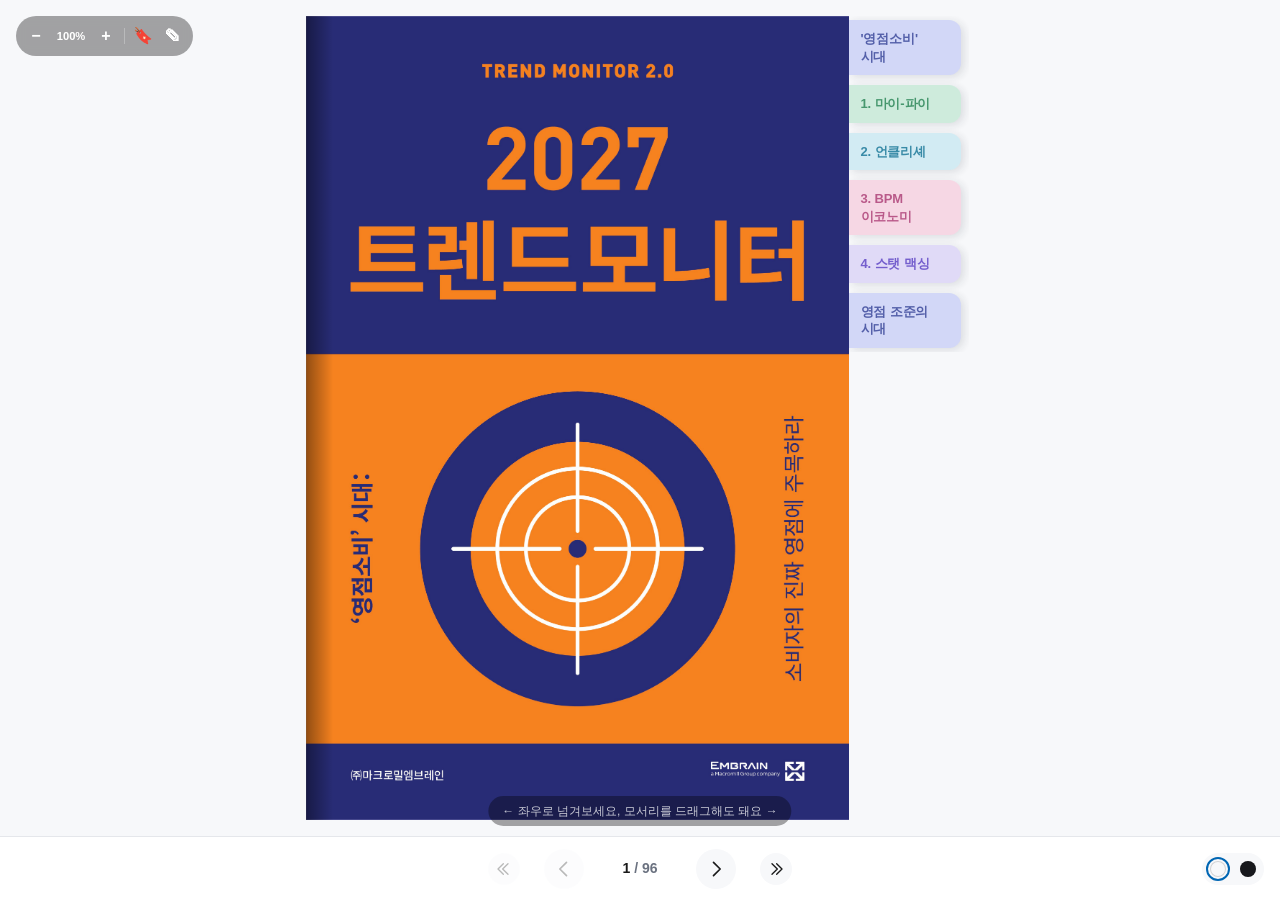
<file: index.html>
<!DOCTYPE html>
<html lang="ko" data-theme="light">

<head>
  <meta charset="UTF-8">
  <meta name="viewport" content="width=device-width, initial-scale=1, viewport-fit=cover">
  <title>2027 트렌드모니터 (이북)</title>
  <link rel="stylesheet" href="css/reset.css">
  <link rel="stylesheet" href="css/pdf-reader.css?v=88">
</head>

<body class="pdf-reader" data-theme="light">

  <div class="pr-wrapper">

    <div class="pr-toolbar" id="pr-toolbar" role="group" aria-label="보기 도구">
      <button type="button" class="pr-toolbar-btn" id="pr-zoom-out" aria-label="화면 축소">−</button>
      <span class="pr-toolbar-zoom-level" id="pr-zoom-level">100%</span>
      <button type="button" class="pr-toolbar-btn" id="pr-zoom-in" aria-label="화면 확대">+</button>
      <span class="pr-toolbar-divider"></span>
      <button type="button" class="pr-toolbar-btn" id="pr-bookmark-btn" aria-label="이 페이지 책갈피 표시">🔖</button>
      <button type="button" class="pr-toolbar-btn" id="pr-memo-btn" aria-label="이 페이지에 메모 남기기">✎</button>
    </div>

    <div class="pr-bookmark-panel" id="pr-bookmark-panel" hidden>
      <button type="button" class="pr-panel-toggle" id="pr-bookmark-toggle">🔖 이 페이지 책갈피 추가</button>
      <div class="pr-panel-list" id="pr-bookmark-list">
        <p class="pr-panel-empty" id="pr-bookmark-empty">아직 표시한 책갈피가 없어요</p>
      </div>
    </div>

    <div class="pr-memo-panel" id="pr-memo-panel" hidden>
      <textarea class="pr-memo-textarea" id="pr-memo-textarea" placeholder="이 페이지에 메모를 남겨보세요" aria-label="이 페이지 메모"></textarea>
      <div class="pr-memo-panel__actions">
        <button type="button" class="pr-memo-close" id="pr-memo-close">저장하고 닫기</button>
      </div>
      <p class="pr-panel-subhead" id="pr-memo-listhead" hidden>저장된 메모</p>
      <div class="pr-panel-list" id="pr-memo-list">
        <p class="pr-panel-empty" id="pr-memo-empty">아직 남긴 메모가 없어요</p>
      </div>
    </div>

    <div class="pr-stage" id="pr-stage">
      <nav class="pr-index-rail" id="pr-index-rail" aria-label="목차"></nav>
      <div class="pr-loading" id="pr-loading">
        <div class="pr-spinner"></div>
        <p>이북을 준비하고 있어요…</p>
      </div>
      <div class="pr-book-crop" id="pr-book-crop">
        <div class="pr-book" id="pr-book"></div>
        <div class="pr-bookmark-ribbon" id="pr-bookmark-ribbon" hidden></div>
      </div>
    </div>

    <div class="pr-controls">
      <div class="pr-controls__nav">
        <button type="button" class="pr-btn pr-btn--sm pr-btn--first" id="pr-first" aria-label="첫 페이지로 이동">
          <svg viewBox="0 0 24 24" aria-hidden="true">
            <path d="M18 4l-8 8 8 8" fill="none" stroke="currentColor" stroke-width="2" stroke-linecap="round" stroke-linejoin="round"/>
            <path d="M11 4l-8 8 8 8" fill="none" stroke="currentColor" stroke-width="2" stroke-linecap="round" stroke-linejoin="round"/>
          </svg>
        </button>

        <button type="button" class="pr-btn pr-btn--prev" id="pr-prev" aria-label="이전 페이지">
          <svg viewBox="0 0 24 24" aria-hidden="true"><path d="M15 4l-8 8 8 8" fill="none" stroke="currentColor" stroke-width="2" stroke-linecap="round" stroke-linejoin="round"/></svg>
        </button>

        <div class="pr-indicator" id="pr-indicator" aria-live="polite">
          <button type="button" class="pr-indicator__current" id="pr-page-jump-btn" aria-label="페이지 번호를 입력해서 이동">1</button>
          <input type="number" class="pr-indicator__input" id="pr-page-jump-input" inputmode="numeric" aria-label="이동할 페이지 번호" min="1">
          <span class="pr-indicator__sep">/</span>
          <span class="pr-indicator__total">1</span>
        </div>

        <button type="button" class="pr-btn pr-btn--next" id="pr-next" aria-label="다음 페이지">
          <svg viewBox="0 0 24 24" aria-hidden="true"><path d="M9 4l8 8-8 8" fill="none" stroke="currentColor" stroke-width="2" stroke-linecap="round" stroke-linejoin="round"/></svg>
        </button>

        <button type="button" class="pr-btn pr-btn--sm pr-btn--last" id="pr-last" aria-label="마지막 페이지로 이동">
          <svg viewBox="0 0 24 24" aria-hidden="true">
            <path d="M6 4l8 8-8 8" fill="none" stroke="currentColor" stroke-width="2" stroke-linecap="round" stroke-linejoin="round"/>
            <path d="M13 4l8 8-8 8" fill="none" stroke="currentColor" stroke-width="2" stroke-linecap="round" stroke-linejoin="round"/>
          </svg>
        </button>
      </div>

      <div class="pr-theme-switcher" id="pr-theme-switcher" role="group" aria-label="화면 테마 선택">
        <button type="button" class="pr-theme-btn" data-theme="light" aria-label="밝은 모드">
          <span class="pr-theme-btn__swatch pr-theme-btn__swatch--light"></span>
        </button>
        <button type="button" class="pr-theme-btn" data-theme="dark" aria-label="다크 모드">
          <span class="pr-theme-btn__swatch pr-theme-btn__swatch--dark"></span>
        </button>
      </div>
    </div>

    <p class="pr-hint" id="pr-hint">← 좌우로 넘겨보세요, 모서리를 드래그해도 돼요 →</p>

  </div>

  <script src="js/vendor/page-flip.browser.js"></script>
  <script src="js/pdf-reader.js?v=109"></script>
</body>

</html>
</file>
<file: css/pdf-reader.css>
:root {
  --color-bg: #f7f8fa;
  --color-surface: #ffffff;
  --color-text: #1a1a1a;
  --color-text-muted: #6b7280;
  --color-accent: #0066b3;
  --color-accent-hover: #004d88;
  --color-border: #e5e7eb;
  --controls-height: 64px;
  --font-sans: "Pretendard", "Apple SD Gothic Neo", "Noto Sans KR", sans-serif;
}

/* 다크 모드 — 책장(페이지 이미지)은 원래 흰 배경 그대로 두고, 주변 화면만 어둡게.
   html에 걸어둬서 html 자신의 배경색도 같이 바뀌게 한다(자식인 body는 상속받음) —
   그래야 모바일에서 화면 위/아래에 이전 테마 색(흰 배경 등) 줄이 안 비친다. */
html[data-theme="dark"] {
  --color-bg: #17181c;
  --color-surface: #212227;
  --color-text: #f1f1f2;
  --color-text-muted: #9a9ba3;
  --color-accent: #4da3ff;
  --color-accent-hover: #7cbcff;
  --color-border: #34353c;
}

@font-face {
  font-family: "Pretendard";
  font-weight: 100 900;
  font-display: swap;
  src: local("Pretendard");
}

html, body {
  height: 100%;
  /* 모바일 브라우저는 주소창이 나타나 있을 때의 레이아웃 뷰포트 기준으로 100%를 계산해서,
     실제 화면(주소창 뺀 나머지)보다 페이지가 더 길어져 하단 버튼이 화면 밖(주소창 뒤)으로
     밀려 안 보이는 문제가 있다. 동적 뷰포트 단위(100dvh)를 지원하면 그걸 우선 쓴다. */
  height: 100dvh;
  /* 카카오톡 인앱 브라우저 등 100dvh를 지원하지 않는 환경을 위한 안전망. JS가
     실제 window.innerHeight 기준으로 --vh를 계속 갱신해준다(pdf-reader.js 참고). */
  height: calc(var(--vh, 1vh) * 100);
  /* 삼성 인터넷처럼 고정 하단 탭바가 있는 브라우저는 window.innerHeight가 그 탭바
     공간까지 포함해버려서, 계산한 높이가 실제 보이는 영역보다 커질 수 있다. 그러면
     하단 버튼 줄이 화면 밖으로 밀리는데, overflow:hidden이면 스크롤도 안 돼서
     아예 접근할 방법이 없어진다. auto로 바꿔서 최소한 살짝 스크롤은 되게 한다. */
  overflow-y: auto;
  overflow-x: hidden;
  /* vh 계산이 소수점 반올림 때문에 실제 화면보다 1px 정도 모자랄 때가 있는데, 그때
     html 기본 배경(흰색)이 위/아래로 살짝 비쳐 보인다. body와 같은 색으로 맞춰서
     그 틈이 보여도 티가 안 나게 한다. */
  background: var(--color-bg);
}

body {
  font-family: var(--font-sans);
  color: var(--color-text);
  background: var(--color-bg);
  transition: background-color 0.2s ease, color 0.2s ease;
}

.pr-wrapper {
  position: relative;
  height: 100%;
  display: flex;
  flex-direction: column;
  /* 가로 모드일 때는 노치가 좌우에 걸쳐 있을 수 있어 좌우 안전 여백도 같이 챙긴다. */
  padding-left: env(safe-area-inset-left, 0px);
  padding-right: env(safe-area-inset-right, 0px);
}

/* 테마 전환 버튼 — 하단 컨트롤 바 오른쪽 끝에 배치 (예전엔 화면 좌상단에 떠 있었지만,
   모바일에서 화면이 낮아지면 상단 목차 탭과 겹치는 문제가 있어 하단 바로 옮겼다) */

.pr-theme-switcher {
  grid-column: 3;
  justify-self: end;
  display: flex;
  gap: 6px;
  padding: 4px;
  border-radius: 999px;
  background: var(--color-bg);
}

.pr-theme-btn {
  width: 24px;
  height: 24px;
  border-radius: 50%;
  padding: 2px;
  display: flex;
  align-items: center;
  justify-content: center;
  border: 2px solid transparent;
  transition: border-color 0.15s ease;
}

.pr-theme-btn.is-active {
  border-color: var(--color-accent);
}

.pr-theme-btn__swatch {
  display: block;
  width: 100%;
  height: 100%;
  border-radius: 50%;
  box-shadow: inset 0 0 0 1px rgba(0, 0, 0, 0.15);
}

.pr-theme-btn__swatch--light {
  background: #f7f8fa;
}

.pr-theme-btn__swatch--dark {
  background: #17181c;
}

/* Stage */

.pr-stage {
  position: relative;
  flex: 1 1 auto;
  min-height: 0;
  overflow: hidden;
  display: flex;
  flex-direction: column;
  /* 가운데 정렬(align-items/justify-content: center)은 확대해서 내용이 커지면
     위/왼쪽으로 넘치는 부분을 스크롤로 절대 못 보는 CSS의 고질적인 한계가 있다.
     대신 시작 정렬(flex-start) + 책 쪽의 margin:auto 조합을 쓰면, 내용이 화면보다
     작을 땐 auto margin이 남는 공간을 채우며 똑같이 가운데로 보이고, 커져서
     넘치면 auto margin이 0이 되면서 자연스럽게 시작 위치 기준으로 바뀌어
     스크롤로 전부 닿을 수 있다. */
  align-items: flex-start;
  justify-content: flex-start;
  padding: 16px;
  background-color: var(--color-bg);
  transition: background-color 0.2s ease;
}

/* 앞/뒤 표지는 한 페이지만 보여줘야 하므로, 책 전체 폭(2페이지 스프레드) 중
   보여줄 절반만 남기고 나머지는 잘라낸다. 실제 책 크기 자체는 그대로 두고
   보이는 영역만 좁히는 방식이라 폭 계산이 꼬이지 않는다. */
.pr-book-crop {
  position: relative;
  width: 100%;
  overflow: hidden;
  margin: auto;
  transition: width 0.2s ease, transform 0.2s ease;
  /* 확대(scale)가 기본값인 중심 기준으로 커지면 위/왼쪽으로도 넘쳐서, 그 방향은
     스크롤해도 닿지 않는(음수 스크롤이 필요한) 영역이 되어버린다. 기준점을
     왼쪽 위로 옮기면 오른쪽/아래로만 커지므로 평범한 스크롤로 전부 닿는다. */
  transform-origin: top left;
}

/* 확대 상태에서는 책이 화면보다 커질 수 있어서, 스크롤로 나머지 부분을 볼 수 있게 한다.
   정렬은 .pr-stage의 flex-start + 위 .pr-book-crop의 margin:auto 조합이 이미
   "작을 땐 가운데, 커지면 시작 위치" 전환을 자동으로 처리해주므로 여기서 따로
   손댈 필요가 없다. */
.pr-stage.is-zoomed {
  overflow: auto;
}

/* 확대 상태에서는 책 위에서 손가락/마우스로 끌어도 "페이지 넘기기" 제스처가
   아니라 화면을 스크롤/패닝하는 동작이어야 한다. 하지만 St.PageFlip이 터치
   이동을 항상 자기 것으로 가로채도록 설정되어 있어서(모바일에서 스와이프가
   항상 페이지 넘김으로 인식되게 하려는 목적), 확대 중에 드래그하면 스크롤
   대신 페이지가 넘어가려 하며 충돌해 스크롤이 안 되는 것처럼 느껴졌다.
   확대 중에는 책(canvas)이 포인터 이벤트를 아예 안 받게 해서, 브라우저의
   기본 스크롤/패닝이 방해받지 않고 그대로 동작하게 한다. */
.pr-stage.is-zoomed .pr-book {
  pointer-events: none;
}

.pr-book {
  opacity: 0;
  transition: opacity 0.4s ease, margin-left 0.2s ease;
}

.pr-book.is-ready {
  opacity: 1;
}

.pr-book .page {
  background-color: #ffffff;
  background-size: cover;
  background-position: center;
  box-shadow: 0 0 0 1px rgba(0, 0, 0, 0.06);
}

.pr-book .page.--left {
  box-shadow: inset -10px 0 20px -14px rgba(0, 0, 0, 0.3);
}

.pr-book .page.--right {
  box-shadow: inset 10px 0 20px -14px rgba(0, 0, 0, 0.3);
}

.pr-loading {
  position: absolute;
  inset: 0;
  display: flex;
  flex-direction: column;
  align-items: center;
  justify-content: center;
  gap: 14px;
  color: var(--color-text-muted);
  font-size: 0.875rem;
  transition: opacity 0.3s ease;
}

.pr-loading.is-hidden {
  opacity: 0;
  pointer-events: none;
}

.pr-spinner {
  width: 32px;
  height: 32px;
  border-radius: 50%;
  border: 3px solid rgba(0, 0, 0, 0.1);
  border-top-color: var(--color-accent);
  animation: pr-spin 0.8s linear infinite;
}

@keyframes pr-spin {
  to { transform: rotate(360deg); }
}

.pr-error {
  position: absolute;
  inset: 0;
  display: flex;
  align-items: center;
  justify-content: center;
  padding: 24px;
  text-align: center;
  color: #f3b4ac;
  font-size: 0.875rem;
}

/* Controls */

.pr-controls {
  /* index.html이 viewport-fit=cover라 화면이 홈 인디케이터 아래까지 그려지는데,
     그만큼 안전 여백(env(safe-area-inset-bottom))을 안 더해주면 아이폰 실기기에서
     하단 버튼 줄이 홈 인디케이터에 가려 잘려 보인다. 높이에 그 여백만큼 더 얹어준다. */
  flex: 0 0 calc(var(--controls-height) + env(safe-area-inset-bottom, 0px));
  display: grid;
  /* 좌우 칸을 테마 버튼 폭(약 96px) 이상으로 똑같이 맞춰둬야, 오른쪽에만 있는
     테마 버튼 때문에 가운데 페이지 넘김 버튼이 한쪽으로 쏠리지 않는다. */
  grid-template-columns: minmax(96px, 1fr) auto minmax(96px, 1fr);
  align-items: center;
  padding: 0 16px;
  padding-bottom: env(safe-area-inset-bottom, 0px);
  background: var(--color-surface);
  border-top: 1px solid var(--color-border);
  transition: background-color 0.2s ease, border-color 0.2s ease;
}

.pr-controls__nav {
  grid-column: 2;
  display: flex;
  align-items: center;
  gap: 24px;
}

@media (max-width: 640px) {
  .pr-controls {
    /* 좁은 화면에서는 96px 최소폭 두 개 + 가운데 버튼들 폭을 합치면 화면보다 넓어져서
       테마 버튼이 오른쪽 밖으로 잘려 나가는 문제가 있어, 최소폭을 줄인다. */
    grid-template-columns: minmax(52px, 1fr) auto minmax(52px, 1fr);
    padding: 0 10px;
  }

  .pr-controls__nav {
    gap: 8px;
  }

  .pr-btn--sm {
    width: 28px;
    height: 28px;
  }

  .pr-btn--sm svg {
    width: 14px;
    height: 14px;
  }

  .pr-theme-switcher {
    gap: 4px;
    padding: 3px;
  }

  .pr-theme-btn {
    width: 20px;
    height: 20px;
  }
}

.pr-btn {
  display: flex;
  align-items: center;
  justify-content: center;
  width: 40px;
  height: 40px;
  border-radius: 50%;
  background: var(--color-bg);
  color: var(--color-text);
  transition: background 0.2s, opacity 0.2s, color 0.2s;
}

.pr-btn svg {
  width: 20px;
  height: 20px;
}

.pr-btn:hover:not(:disabled) {
  background: rgba(0, 102, 179, 0.1);
  color: var(--color-accent);
}

/* 처음/끝으로 이동하는 버튼은 이전/다음 버튼보다 덜 자주 쓰여서, 크기를 조금
   줄여 가운데 페이지 넘김 버튼들이 시각적으로 더 눈에 띄게 한다. */
.pr-btn--sm {
  width: 32px;
  height: 32px;
}

.pr-btn--sm svg {
  width: 16px;
  height: 16px;
}

.pr-btn:disabled {
  opacity: 0.3;
  pointer-events: none;
}

.pr-indicator {
  min-width: 64px;
  text-align: center;
  font-size: 0.875rem;
  font-weight: 600;
  color: var(--color-text-muted);
  font-variant-numeric: tabular-nums;
  border-radius: 999px;
  padding: 8px 10px;
  transition: background 0.2s;
}

.pr-indicator:hover {
  background: rgba(0, 102, 179, 0.08);
}

.pr-indicator__current {
  color: var(--color-text);
  font: inherit;
  font-variant-numeric: tabular-nums;
  background: none;
  border: none;
  cursor: pointer;
  /* 숫자 하나만 딱 감싸면 클릭 영역이 너무 좁아서 손으로 누르기 어렵다.
     여백을 넉넉히 줘서 실제로 누르기 쉬운 크기로 만든다. */
  min-width: 1.6em;
  padding: 6px 8px;
  margin: -6px -8px;
  border-radius: 8px;
  border-bottom: 1px dashed transparent;
}

.pr-indicator__current:hover {
  background: rgba(0, 102, 179, 0.1);
  border-bottom-color: var(--color-text-muted);
}

/* 클릭하면 숫자 대신 입력창이 나타나 원하는 페이지로 바로 이동할 수 있다 */
.pr-indicator__input {
  display: none;
  width: 2.4em;
  font: inherit;
  font-variant-numeric: tabular-nums;
  color: var(--color-text);
  background: var(--color-surface);
  border: 1px solid var(--color-border);
  border-radius: 6px;
  padding: 1px 4px;
  text-align: center;
  -moz-appearance: textfield;
}

.pr-indicator__input::-webkit-outer-spin-button,
.pr-indicator__input::-webkit-inner-spin-button {
  -webkit-appearance: none;
  margin: 0;
}

.pr-indicator.is-editing .pr-indicator__current {
  display: none;
}

.pr-indicator.is-editing .pr-indicator__input {
  display: inline-block;
}

/* Hint */

.pr-hint {
  position: absolute;
  left: 50%;
  bottom: calc(var(--controls-height) + 10px);
  transform: translateX(-50%);
  margin: 0;
  padding: 6px 14px;
  font-size: 0.75rem;
  color: rgba(255, 255, 255, 0.75);
  background: rgba(0, 0, 0, 0.35);
  border-radius: 999px;
  white-space: nowrap;
  pointer-events: none;
  transition: opacity 0.4s ease;
}

.pr-hint.is-hidden {
  opacity: 0;
}

@media (max-width: 640px) {
  .pr-hint {
    font-size: 0.6875rem;
  }
}

/* 목차 (책 오른쪽 가장자리에 바로 붙여서 표시. 화면 가장자리가 아니라 책 자체를
   기준으로 위치를 잡기 때문에(JS의 positionIndexRail), 책이 작아지거나 가운데에서
   벗어나 있어도 항상 책에 붙어 따라다닌다. left는 JS가 매번 계산해서 넣어준다.) */

.pr-index-rail {
  position: absolute;
  /* top은 JS(positionIndexRail)가 책의 실제 위쪽 가장자리에 맞춰 매번 계산해서
     넣어준다 — 세로 가운데 정렬이 아니라 책 상단 기준으로 붙인다. */
  top: 0;
  z-index: 15;
  display: flex;
  flex-direction: column;
  gap: 10px;
  max-height: calc(100% - 24px);
  /* overflow-y:auto가 걸려 있으면 CSS 스펙상 overflow-x도 (visible로 놔둬도)
     자동으로 auto 취급되어 버린다. 그래서 탭에 마우스를 올렸을 때 오른쪽으로
     튀어나오는 translateX(4~6px)만큼이 이 컨테이너의 스크롤 경계에서 잘려
     (가려져) 보였다. 오른쪽에 그 튀어나오는 폭만큼 미리 padding으로 공간을
     확보해두면, 호버해도 이 요소 자신의 박스 범위를 벗어나지 않아 잘리지 않는다. */
  padding: 4px 8px 4px 0;
  overflow-y: auto;
  scrollbar-width: none;
}

.pr-index-rail::-webkit-scrollbar {
  display: none;
}

.pr-index-tab {
  position: relative;
  flex: 0 0 auto;
  width: 112px;
  padding: 10px 12px;
  border-radius: 0 12px 12px 0;
  background: var(--tab-color, var(--color-accent));
  color: var(--tab-text, #ffffff);
  font-size: 0.8125rem;
  font-weight: 700;
  line-height: 1.35;
  letter-spacing: -0.01em;
  text-align: left;
  white-space: normal;
  box-shadow: 3px 2px 10px rgba(17, 24, 39, 0.15);
  opacity: 0.88;
  transition: transform 0.18s ease, opacity 0.18s ease, box-shadow 0.18s ease;
}

.pr-index-tab:hover,
.pr-index-tab:focus-visible {
  opacity: 1;
  transform: translateX(4px);
}

.pr-index-tab.is-active {
  opacity: 1;
  transform: translateX(6px);
  box-shadow: 4px 3px 16px rgba(17, 24, 39, 0.3);
}

@media (max-width: 640px) {
  .pr-index-rail {
    gap: 6px;
  }

  .pr-index-tab {
    width: 62px;
    padding: 6px 7px;
    font-size: 0.5625rem;
    line-height: 1.25;
    border-radius: 0 8px 8px 0;
  }
}

/* 모바일에서는 화면이 좁아 책 오른쪽에 목차를 붙일 자리가 없어서, 대신 책
   위쪽에 가로로 눕혀 붙인다(예전 작업물의 배치 방식). JS(positionIndexRail)가
   window.screen.width 기준으로 이 클래스를 붙였다 뗐다 한다 — PC에서 브라우저
   창을 아무리 좁혀도(또는 확대해도) 이 레이아웃으로 안 바뀌고, 실제 모바일
   기기에서만 적용된다. 이 아래 규칙들은 위 PC용 규칙들보다 항상 우선해야 하므로
   일부러 더 구체적인 선택자(.pr-index-rail--top .pr-index-tab)를 쓴다. */
.pr-index-rail--top {
  flex-direction: row;
  /* flex-end로 각 탭을 자기 텍스트 줄 수만큼의 높이로 두면, 한 줄짜리 탭과
     두 줄짜리 탭("'영점소비' 시대"처럼 줄바꿈되는 제목)의 높이가 달라 아래쪽
     끝이 들쭉날쭉해 보인다. stretch로 바꾸면 다들 가장 큰(두 줄) 탭 높이에
     맞춰 늘어나고, 아래 .pr-index-tab에서 내용은 세로 가운데로 정렬한다. */
  align-items: stretch;
  gap: 3px;
  max-height: none;
  overflow: visible;
  padding: 0;
}

.pr-index-rail--top .pr-index-tab {
  display: flex;
  align-items: center;
  justify-content: center;
  width: auto;
  flex: 1 1 0;
  min-width: 0;
  padding: 5px 3px 6px;
  border-radius: 8px 8px 0 0;
  font-size: 0.5625rem;
  line-height: 1.2;
  text-align: center;
  /* 그림자(box-shadow)는 blur가 아무리 작아도 옆으로 번지는 범위가 있어서,
     탭 사이 간격(3px)이 좁은 이 레이아웃에서는 항상 옆 탭 위로 살짝 겹쳐
     보였다. 아예 그림자를 빼고 opacity/translateY 차이만으로 기본 탭과
     선택된 탭을 구분해서, 어떤 경우에도 옆 탭을 침범하지 않는다.
     기본 상태는 위로 떠 있고, 선택하면 책 쪽으로 눌려 붙는 모양이다. */
  opacity: 0.7;
  transform: translateY(0);
}

.pr-index-rail--top .pr-index-tab:hover,
.pr-index-rail--top .pr-index-tab:focus-visible {
  opacity: 0.88;
  transform: translateY(2px);
}

.pr-index-rail--top .pr-index-tab.is-active {
  opacity: 1;
  transform: translateY(4px);
}

/* 도구 모음 (좌상단 플로팅) — 확대/축소, 책갈피, 메모 */

.pr-toolbar {
  position: fixed;
  top: 16px;
  left: 16px;
  z-index: 20;
  display: flex;
  align-items: center;
  gap: 2px;
  padding: 6px;
  border-radius: 999px;
  background: rgba(0, 0, 0, 0.35);
  backdrop-filter: blur(6px);
  -webkit-backdrop-filter: blur(6px);
}

.pr-toolbar-btn {
  display: flex;
  align-items: center;
  justify-content: center;
  width: 28px;
  height: 28px;
  border-radius: 50%;
  color: #ffffff;
  font-size: 1rem;
  font-weight: 700;
  line-height: 1;
  transition: background-color 0.15s ease;
}

.pr-toolbar-btn:hover {
  background: rgba(255, 255, 255, 0.18);
}

.pr-toolbar-btn.is-active {
  background: rgba(255, 255, 255, 0.3);
}

.pr-toolbar-zoom-level {
  min-width: 38px;
  text-align: center;
  color: #ffffff;
  font-size: 0.7rem;
  font-weight: 600;
  font-variant-numeric: tabular-nums;
}

.pr-toolbar-divider {
  width: 1px;
  height: 16px;
  background: rgba(255, 255, 255, 0.25);
  margin: 0 2px;
}

/* 책갈피 패널 / 메모 패널 — 둘 다 좌상단 도구 모음 바로 아래 뜨는 작은 팝업 */

.pr-bookmark-panel,
.pr-memo-panel {
  position: fixed;
  top: 60px;
  left: 16px;
  z-index: 20;
  width: 240px;
  max-height: calc(100vh - 80px);
  overflow-y: auto;
  background: var(--color-surface);
  border: 1px solid var(--color-border);
  border-radius: 12px;
  box-shadow: 0 10px 28px rgba(17, 24, 39, 0.22);
  padding: 10px;
}

.pr-bookmark-panel[hidden],
.pr-memo-panel[hidden] {
  display: none;
}

/* 책갈피 추가/삭제 버튼 · 메모 목록 소제목 — 두 패널에서 공통으로 쓰는 스타일 */
.pr-panel-toggle {
  display: block;
  width: 100%;
  text-align: left;
  padding: 8px 10px;
  font-size: 0.8125rem;
  font-weight: 600;
  color: var(--color-text);
  background: var(--color-bg);
  border: 1px solid var(--color-border);
  border-radius: 8px;
  transition: background-color 0.15s ease;
}

.pr-panel-toggle:hover {
  background: rgba(0, 102, 179, 0.1);
}

.pr-panel-toggle.is-active {
  color: #e0568f;
  border-color: #e0568f;
}

.pr-panel-subhead {
  margin: 10px 0 6px;
  font-size: 0.75rem;
  font-weight: 700;
  color: var(--color-text-muted);
}

.pr-panel-subhead[hidden] {
  display: none;
}

.pr-panel-list {
  display: flex;
  flex-direction: column;
  gap: 6px;
  margin-top: 8px;
}

.pr-panel-item {
  display: flex;
  align-items: center;
  gap: 4px;
  width: 100%;
  border-radius: 8px;
  background: var(--color-bg);
  transition: background-color 0.15s ease;
}

.pr-panel-item:hover {
  background: rgba(0, 102, 179, 0.1);
}

.pr-panel-item__jump {
  flex: 1 1 auto;
  min-width: 0;
  text-align: left;
  padding: 8px 10px;
}

.pr-panel-item__page {
  display: block;
  font-size: 0.75rem;
  font-weight: 700;
  color: #e0568f;
}

.pr-panel-item__snippet {
  display: block;
  margin-top: 2px;
  font-size: 0.75rem;
  color: var(--color-text-muted);
  overflow: hidden;
  text-overflow: ellipsis;
  white-space: nowrap;
}

.pr-panel-item__delete {
  flex: 0 0 auto;
  width: 24px;
  height: 24px;
  margin-right: 6px;
  display: flex;
  align-items: center;
  justify-content: center;
  border-radius: 50%;
  color: var(--color-text-muted);
  font-size: 0.875rem;
  line-height: 1;
  transition: background-color 0.15s ease, color 0.15s ease;
}

.pr-panel-item__delete:hover {
  background: rgba(224, 86, 143, 0.15);
  color: #e0568f;
}

.pr-panel-empty {
  margin: 8px 0 0;
  font-size: 0.75rem;
  color: var(--color-text-muted);
}

.pr-memo-textarea {
  display: block;
  width: 100%;
  min-height: 110px;
  resize: vertical;
  border: 1px solid var(--color-border);
  border-radius: 8px;
  padding: 8px;
  font: inherit;
  font-size: 0.8125rem;
  color: var(--color-text);
  background: var(--color-bg);
}

.pr-memo-panel__actions {
  display: flex;
  justify-content: flex-end;
  margin-top: 8px;
}

.pr-memo-close {
  font-size: 0.8125rem;
  font-weight: 600;
  color: var(--color-accent);
  padding: 4px 8px;
}

.pr-memo-close:hover {
  color: var(--color-accent-hover);
}

/* 책갈피 리본 — 실제로 페이지 사이에 꽂아둔 것처럼, 책갈피한 페이지에서만 보인다 */

.pr-bookmark-ribbon {
  position: absolute;
  top: 0;
  right: 22px;
  width: 24px;
  height: 56px;
  background: #e0568f;
  clip-path: polygon(0 0, 100% 0, 100% 100%, 50% 78%, 0 100%);
  box-shadow: 0 2px 6px rgba(0, 0, 0, 0.25);
  z-index: 12;
  pointer-events: none;
}

.pr-bookmark-ribbon[hidden] {
  display: none;
}

@media (max-width: 640px) {
  .pr-bookmark-ribbon {
    width: 18px;
    height: 42px;
    right: 12px;
  }
}

/* 우클릭/드래그/선택 방지 */

.pdf-reader,
.pdf-reader * {
  -webkit-user-select: none;
  -moz-user-select: none;
  user-select: none;
  -webkit-touch-callout: none;
}
</file>
